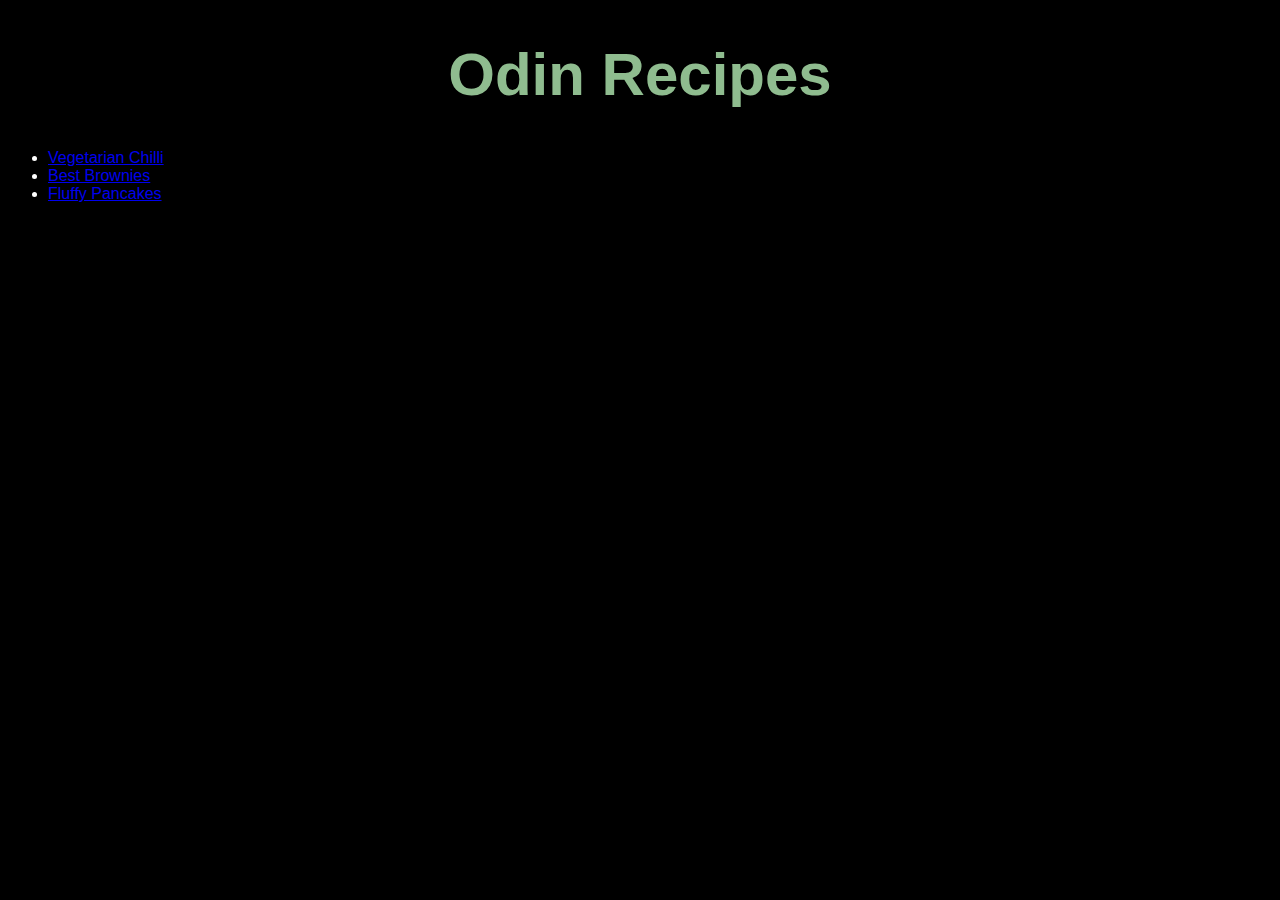
<file: index.html>
<!DOCTYPE html>
<html>
    <head lang="en">
        <meta charset="utf-8>">
        <title>Odin Recipes</title>
        <link rel="stylesheet" href="./css/styles.css"/>
    </head>
    <body>
        <h1>Odin Recipes</h1>
        <ul>
        <li><a href="./recipes/vegetarian-chilli.html">Vegetarian Chilli</a></li>
        <li><a href="./recipes/best-brownies.html">Best Brownies</a></li>     
        <li><a href="./recipes/fluffy-pancakes.html">Fluffy Pancakes</a></li>
        </ul>
    </body>
</html>
</file>
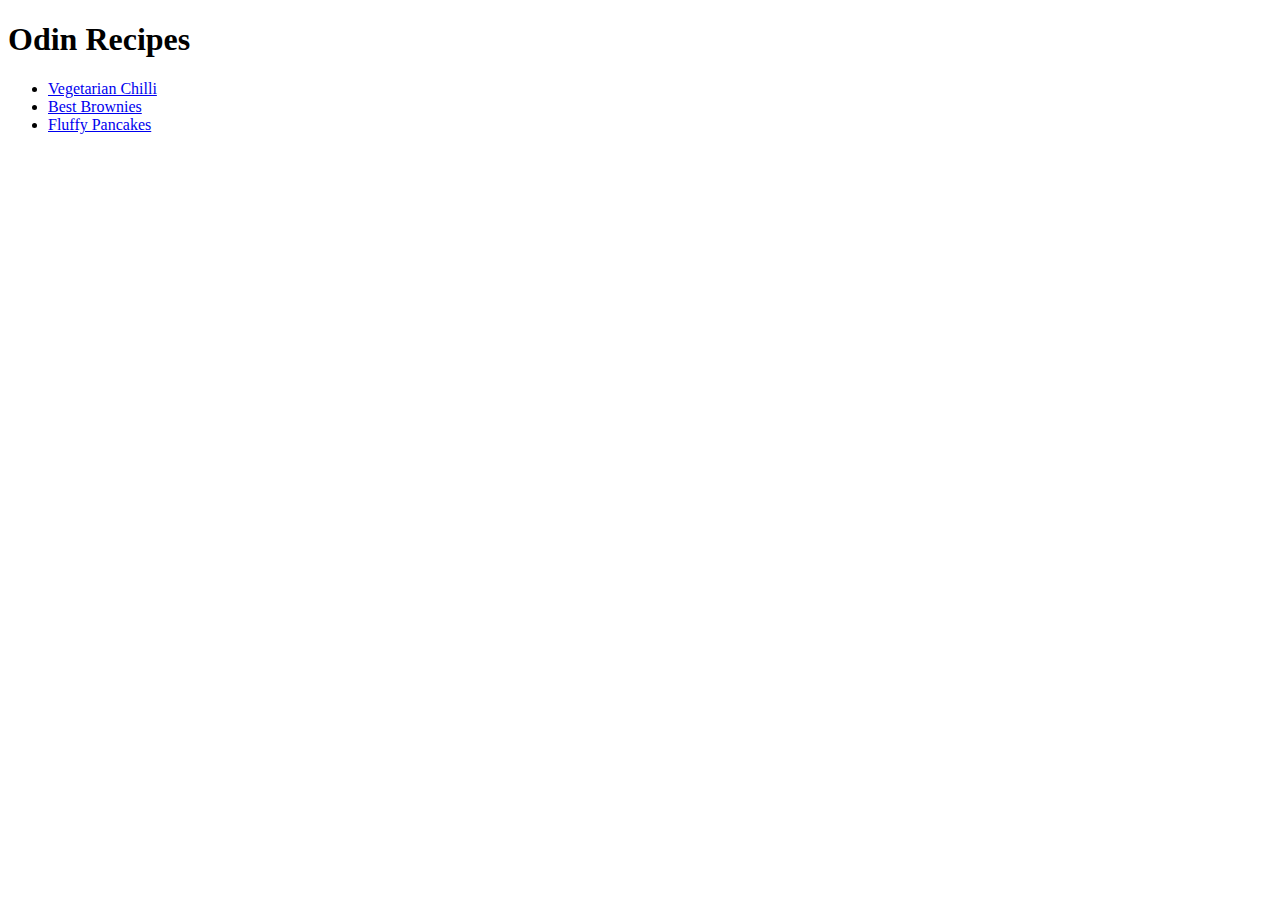
<file: odin-recipes/index.html>
<!DOCTYPE html>
<html>
    <head lang="en">
        <meta charset="utf-8>">
        <title>Odin Recipes</title>
    </head>
    <body>
        <h1>Odin Recipes</h1>
        <ul>
        <li><a href="./recipes/vegetarian-chilli.html">Vegetarian Chilli</a></li>
        <li><a href="./recipes/best-brownies.html">Best Brownies</a></li>     
        <li><a href="./recipes/fluffy-pancakes.html">Fluffy Pancakes</a></li>
        </ul>
    </body>
</html>
</file>
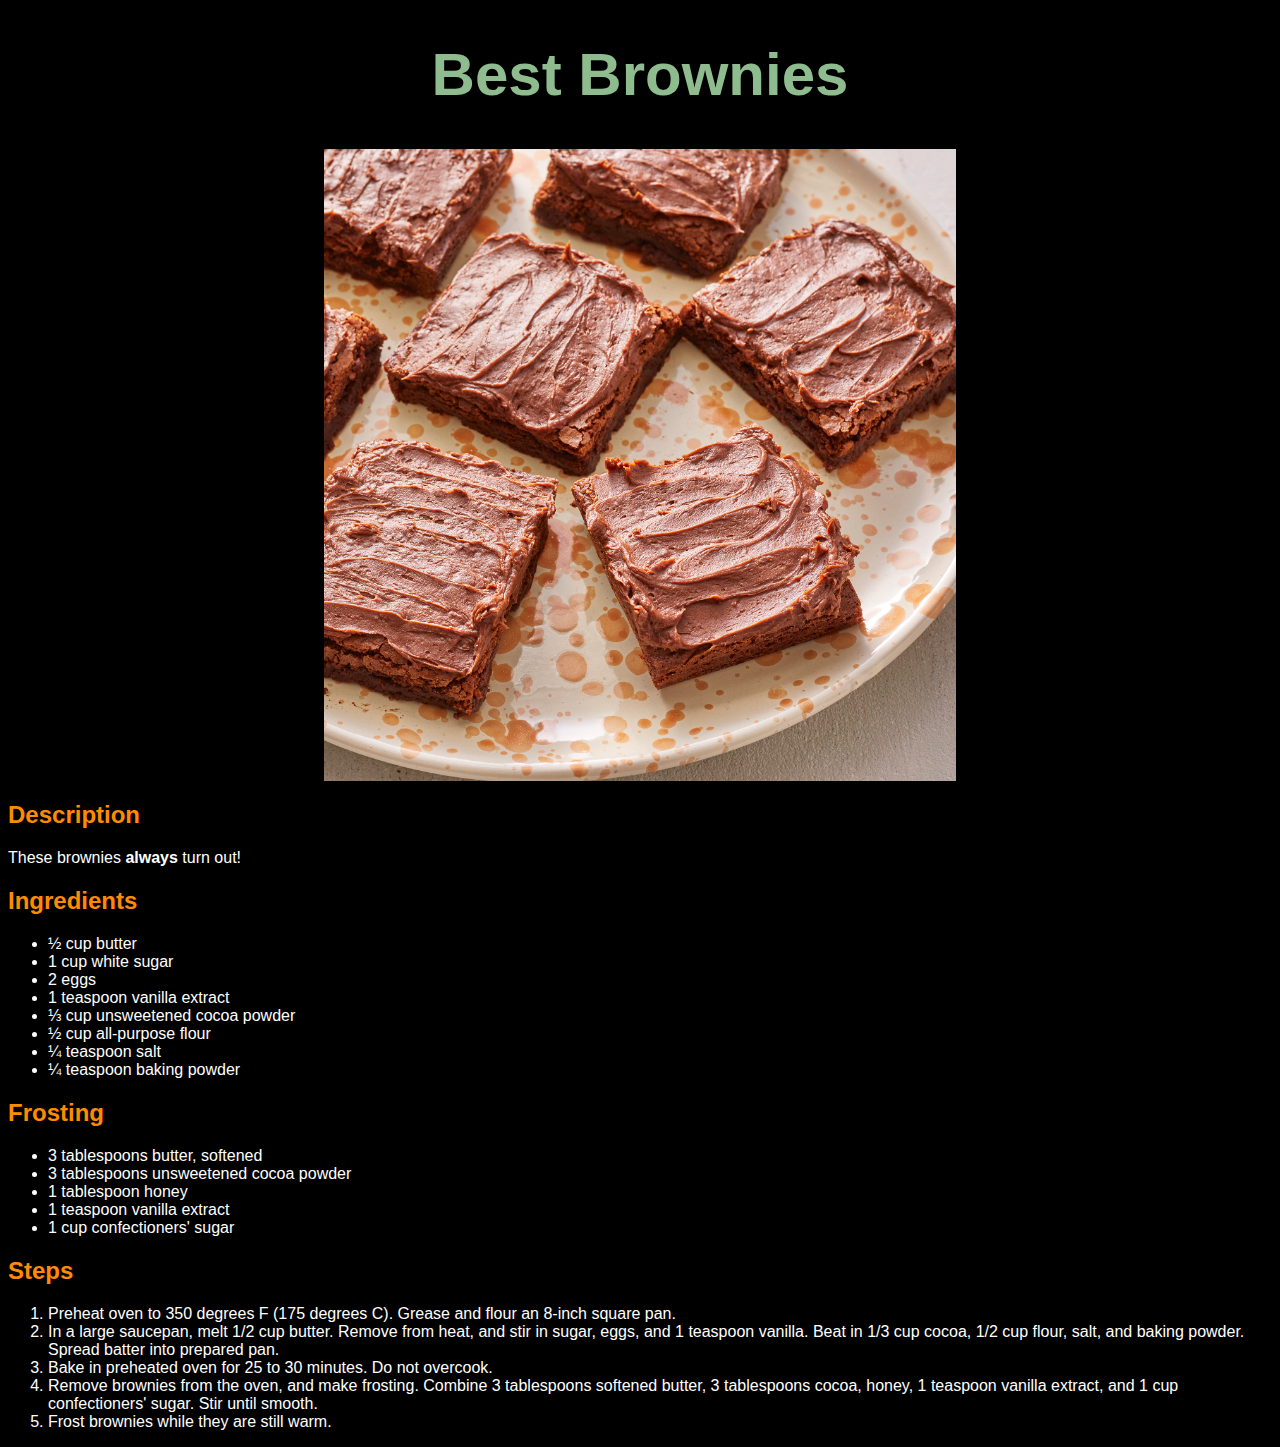
<file: recipes/best-brownies.html>
<!DOCTYPE html>
<html lang="en">
    <head>
        <meta charset="utf-8">
        <title>Best Brownies</title>
        <link rel="stylesheet" href="../css/styles.css"/>
    </head>
    <body>
        <h1>Best Brownies</h1>
        <img src="../images/brownies.jpeg" 
        alt="A white plate full of fresh brownies, covered in chocolate frosting.">
        
        <h2>Description</h2>
        <p>These brownies <strong>always</strong> turn out!</p>
    
        <h2>Ingredients</h2>
        <ul>
            <li>½ cup butter</li>
            <li>1 cup white sugar</li>
            <li>2 eggs</li>
            <li>1 teaspoon vanilla extract</li>
            <li>⅓ cup unsweetened cocoa powder</li>
            <li>½ cup all-purpose flour</li>
            <li>¼ teaspoon salt</li>
            <li>¼ teaspoon baking powder</li>
        </ul>
        <h2>Frosting</h2>
        <ul>
            <li>3 tablespoons butter, softened</li>
            <li>3 tablespoons unsweetened cocoa powder</li>
            <li>1 tablespoon honey</li>
            <li>1 teaspoon vanilla extract</li>
            <li>1 cup confectioners' sugar</li>
        </ul>

        <h2>Steps</h2>
        <ol>
            <li>Preheat oven to 350 degrees F (175 degrees C). Grease and flour an 8-inch square pan.</li>
            <li>In a large saucepan, melt 1/2 cup butter. Remove from heat, and stir in sugar, eggs, and 1 teaspoon vanilla. Beat in 1/3 cup cocoa, 1/2 cup flour, salt, and baking powder. Spread batter into prepared pan.</li>
            <li>Bake in preheated oven for 25 to 30 minutes. Do not overcook.</li>
            <li>Remove brownies from the oven, and make frosting. Combine 3 tablespoons softened butter, 3 tablespoons cocoa, honey, 1 teaspoon vanilla extract, and 1 cup confectioners' sugar. Stir until smooth.</li>
            <li>Frost brownies while they are still warm.</li>
        </ol>
    </body>
</html>
</file>
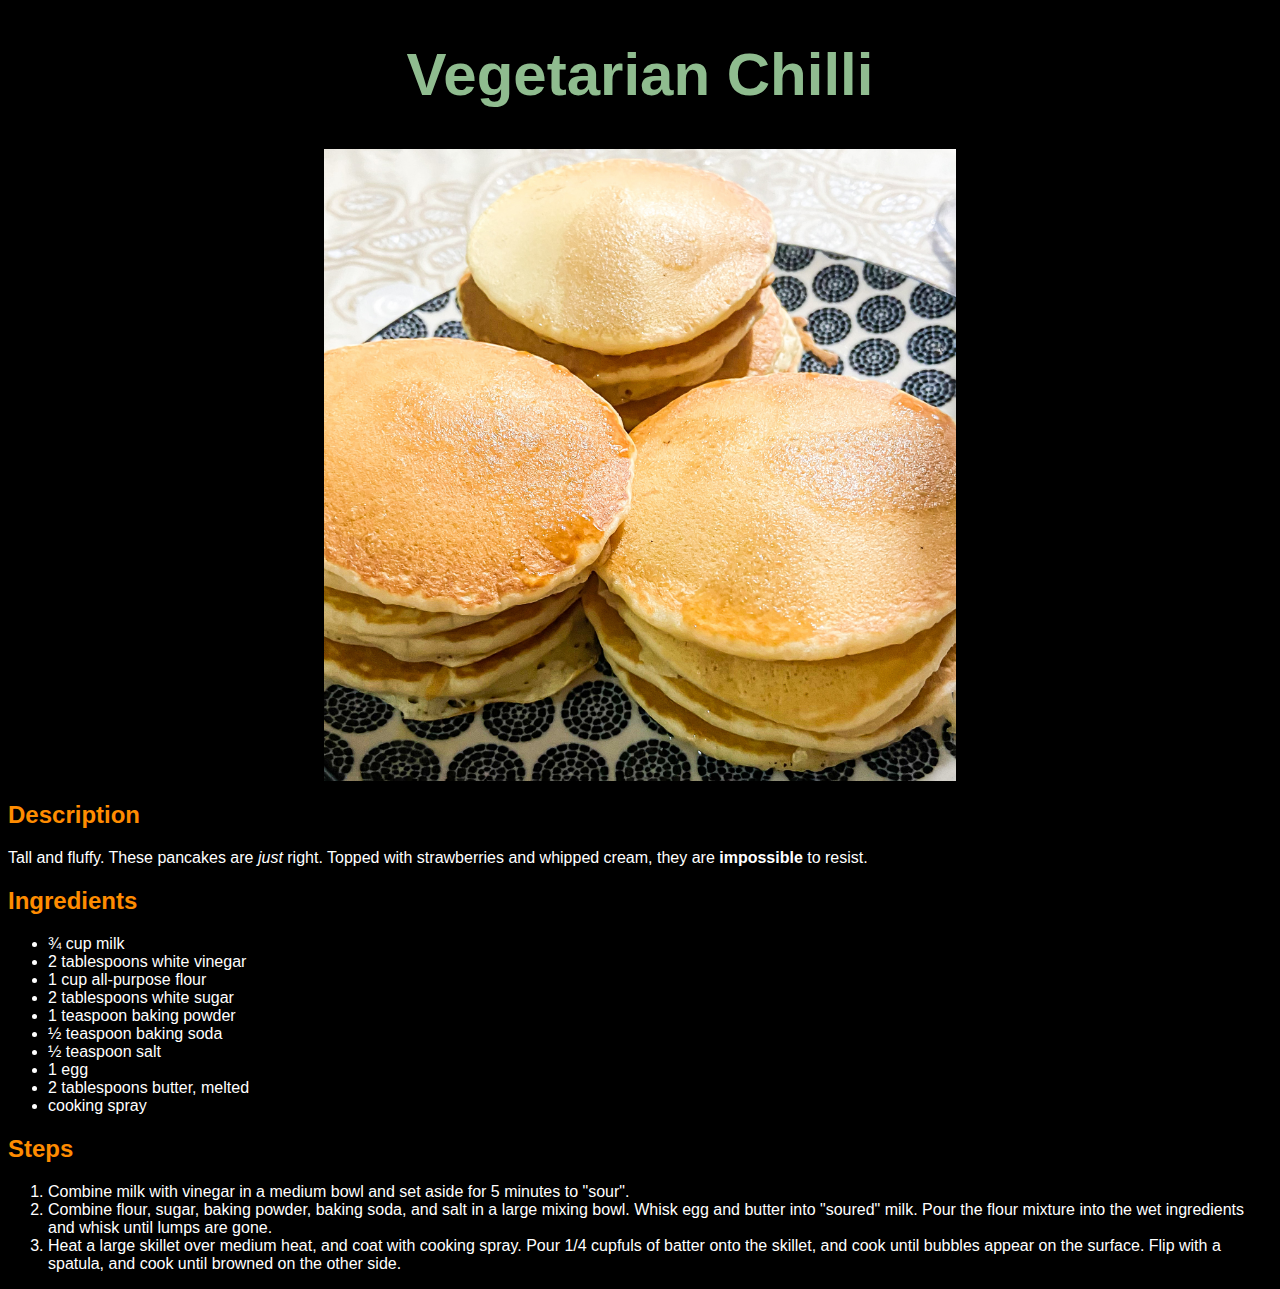
<file: recipes/fluffy-pancakes.html>
<!DOCTYPE html>
<html lang="en">
    <head>
        <meta charset="utf-8">
        <title>Vegetrian Chilli</title>
        <link rel="stylesheet" href="../css/styles.css"/>
    </head>
    <body>
        <h1>Vegetarian Chilli</h1>
        <img src="../images/pancakes.jpeg" 
        alt="A large blue and white plate with three stacks of golden brown, fluffy pancakes.">
        
        <h2>Description</h2>
        <p>Tall and fluffy. These pancakes are <em>just</em> right. Topped with strawberries and whipped cream, they are <strong>impossible</strong> to resist.</p>
    
        <h2>Ingredients</h2>
        <ul>
            <li>¾ cup milk</li>
            <li>2 tablespoons white vinegar</li>
            <li>1 cup all-purpose flour</li>
            <li>2 tablespoons white sugar</li>
            <li>1 teaspoon baking powder</li>
            <li>½ teaspoon baking soda</li>
            <li>½ teaspoon salt</li>
            <li>1 egg</li>
            <li>2 tablespoons butter, melted</li>
            <li>cooking spray</li>
        </ul>

        <h2>Steps</h2>
        <ol>
            <li>Combine milk with vinegar in a medium bowl and set aside for 5 minutes to "sour".</li>
            <li>Combine flour, sugar, baking powder, baking soda, and salt in a large mixing bowl. Whisk egg and butter into "soured" milk. Pour the flour mixture into the wet ingredients and whisk until lumps are gone.</li>
            <li>Heat a large skillet over medium heat, and coat with cooking spray. Pour 1/4 cupfuls of batter onto the skillet, and cook until bubbles appear on the surface. Flip with a spatula, and cook until browned on the other side.</li>
        </ol>
    </body>
</html>
</file>
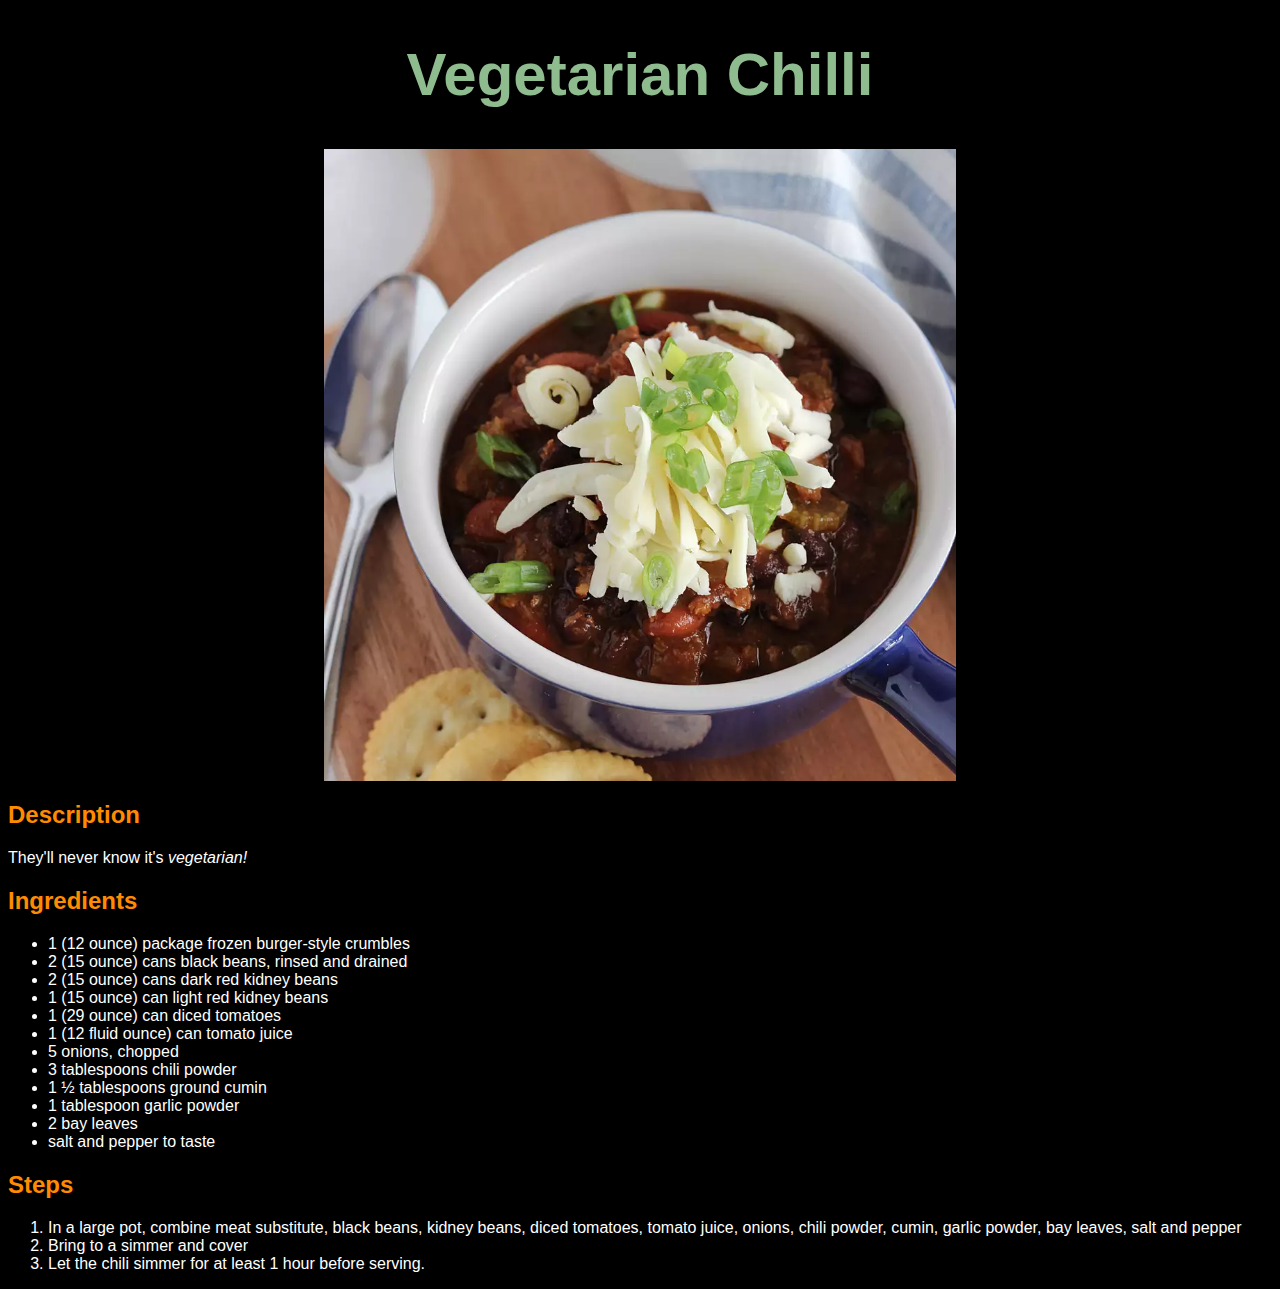
<file: recipes/vegetarian-chilli.html>
<!DOCTYPE html>
<html lang="en">
    <head>
        <meta charset="utf-8">
        <title>Vegetrian Chilli</title>
        <link rel="stylesheet" href="../css/styles.css"/>
    </head>
    <body>
        <h1>Vegetarian Chilli</h1>
        <img src="../images/Veg-Chilli.webp" 
        alt="A tasty vegetarian chilli dish inside a white serving bowl, topped with some grated mozzarella cheese and freshly cut green onions.">
        
        <h2>Description</h2>
        <p>They'll never know it's <em>vegetarian!</em></p>
    
        <h2>Ingredients</h2>
        <ul>
            <li>1 (12 ounce) package frozen burger-style crumbles</li>
            <li>2 (15 ounce) cans black beans, rinsed and drained</li>
            <li>2 (15 ounce) cans dark red kidney beans</li>
            <li>1 (15 ounce) can light red kidney beans</li>
            <li>1 (29 ounce) can diced tomatoes</li>
            <li>1 (12 fluid ounce) can tomato juice</li>
            <li>5 onions, chopped</li>
            <li>3 tablespoons chili powder</li>
            <li>1 ½ tablespoons ground cumin</li>
            <li>1 tablespoon garlic powder</li>
            <li>2 bay leaves</li>
            <li>salt and pepper to taste</li>
        </ul>

        <h2>Steps</h2>
        <ol>
            <li>In a large pot, combine meat substitute, black beans, kidney beans, diced tomatoes, tomato juice, onions, chili powder, cumin, garlic powder, bay leaves, salt and pepper</li>
            <li>Bring to a simmer and cover</li>
            <li>Let the chili simmer for at least 1 hour before serving.</li>
        </ol>
    </body>
</html>
</file>
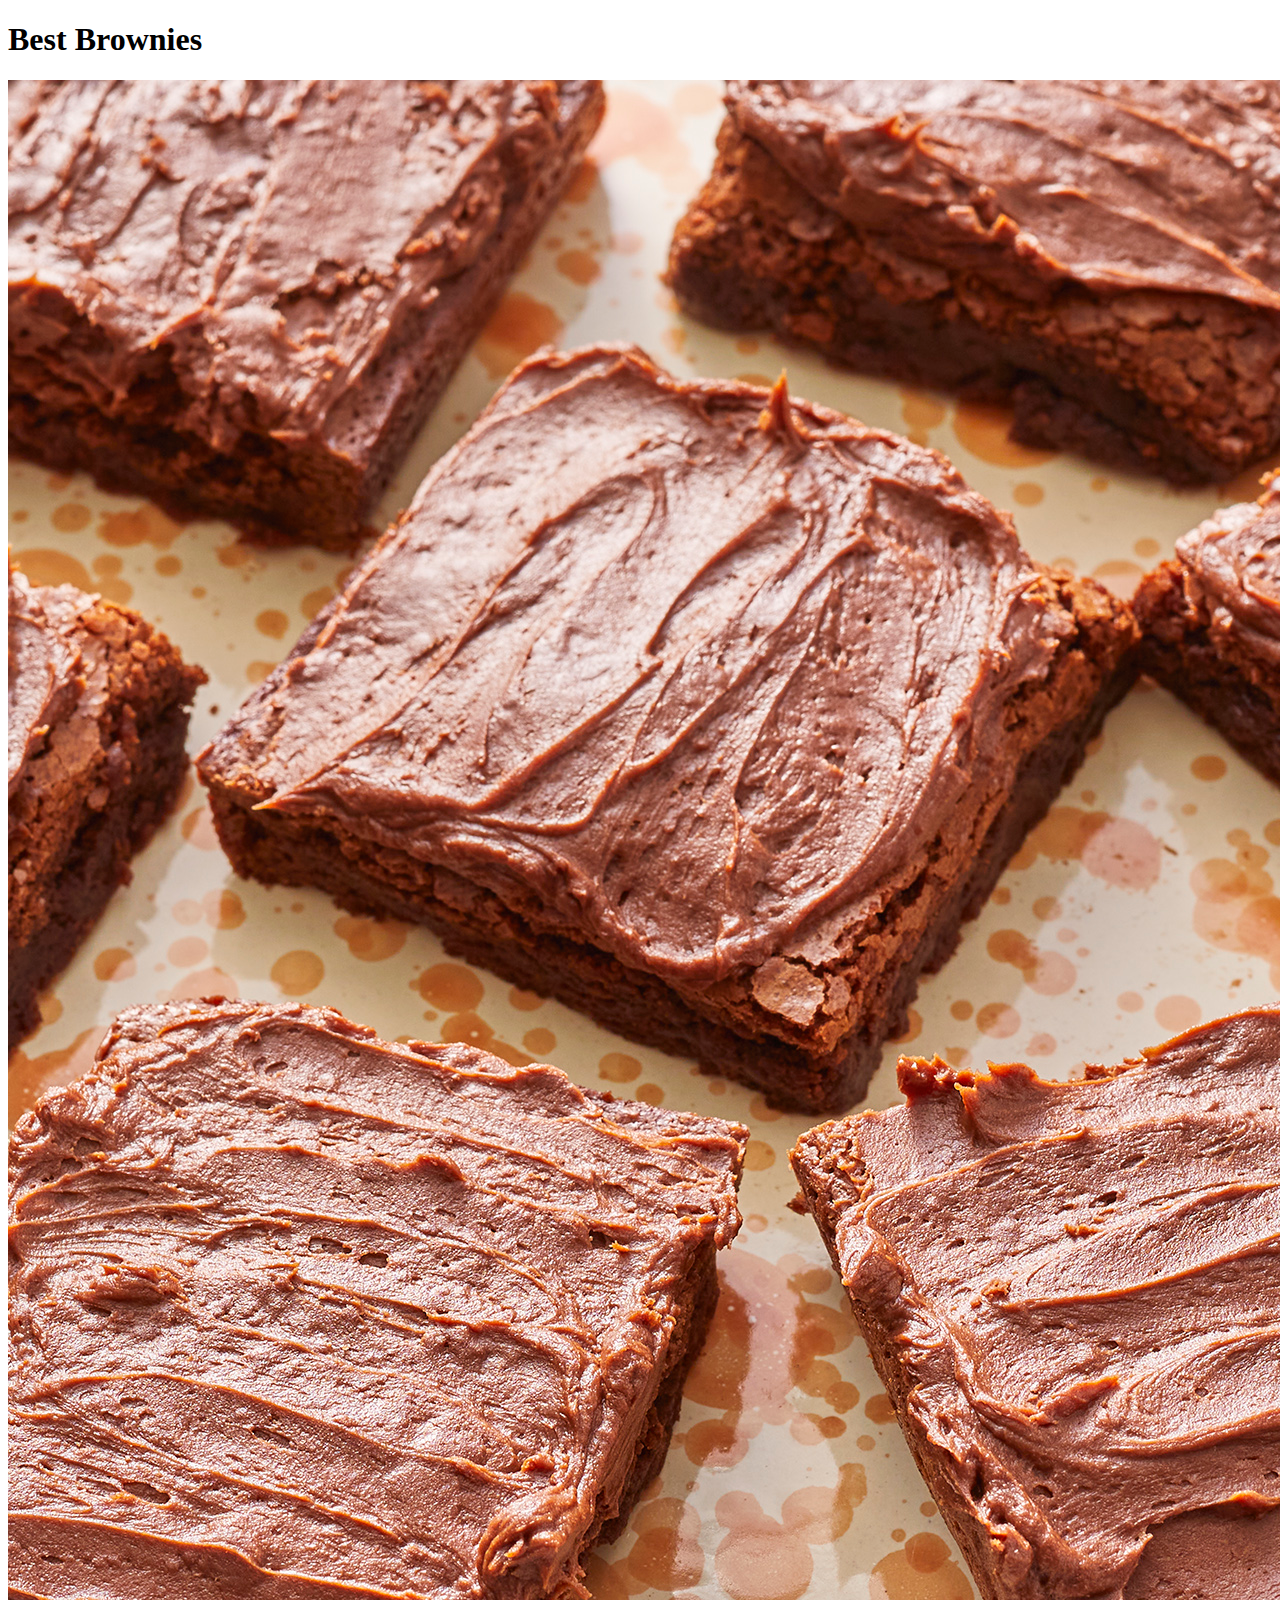
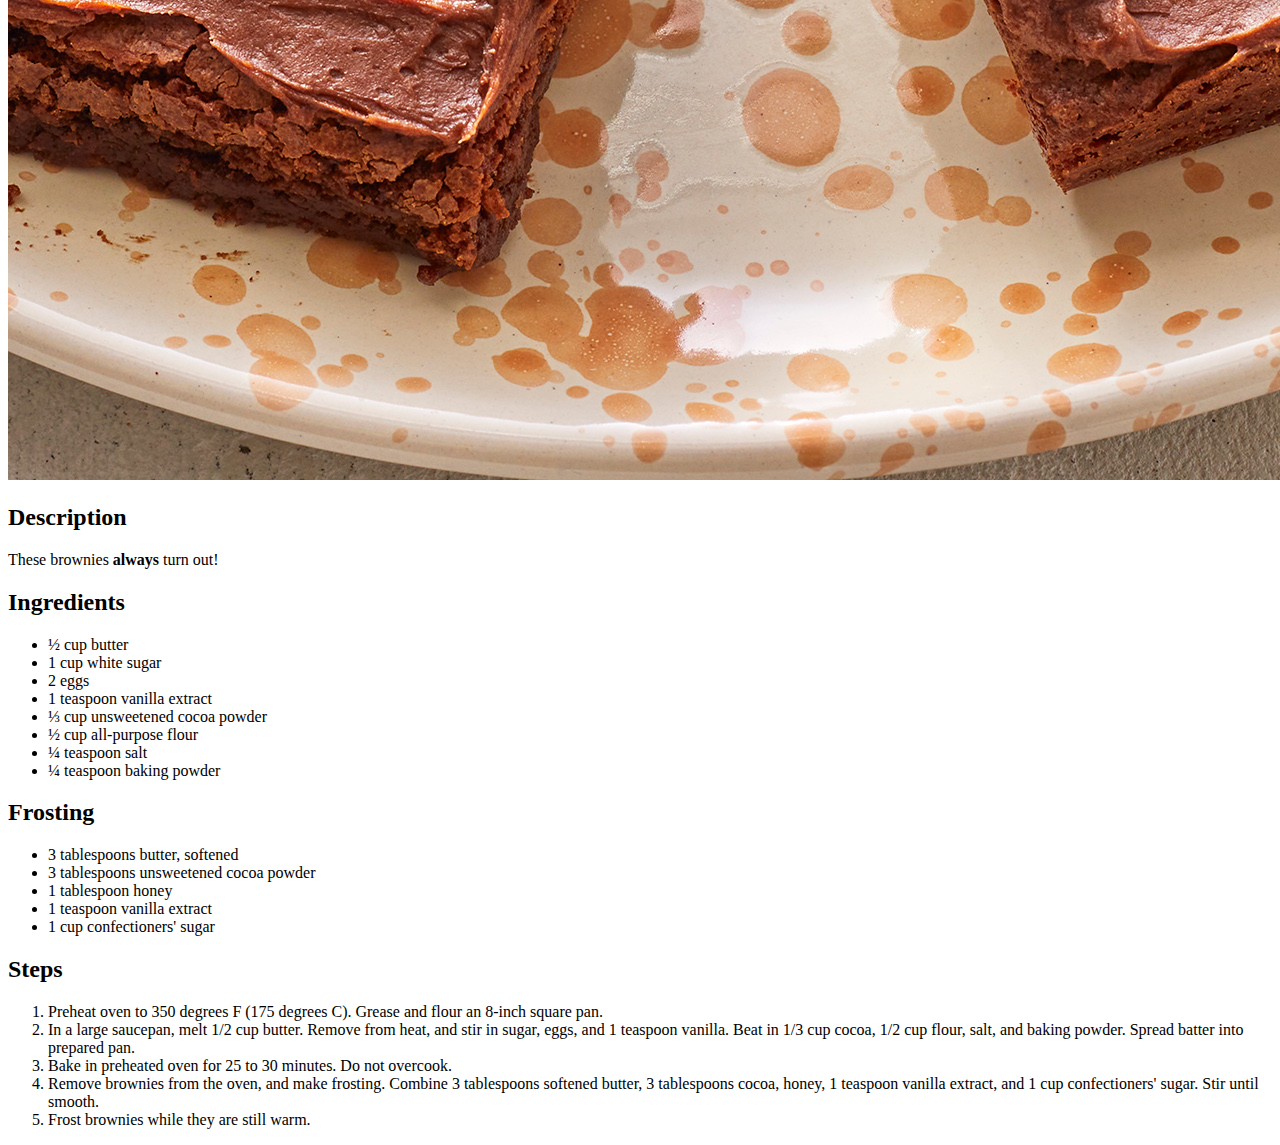
<file: odin-recipes/recipes/best-brownies.html>
<!DOCTYPE html>
<html lang="en">
    <head>
        <meta charset="utf-8">
        <title>Best Brownies</title>
    </head>
    <body>
        <h1>Best Brownies</h1>
        <img src="../images/brownies.jpeg" 
        alt="A white plate full of fresh brownies, covered in chocolate frosting.">
        
        <h2>Description</h2>
        <p>These brownies <strong>always</strong> turn out!</p>
    
        <h2>Ingredients</h2>
        <ul>
            <li>½ cup butter</li>
            <li>1 cup white sugar</li>
            <li>2 eggs</li>
            <li>1 teaspoon vanilla extract</li>
            <li>⅓ cup unsweetened cocoa powder</li>
            <li>½ cup all-purpose flour</li>
            <li>¼ teaspoon salt</li>
            <li>¼ teaspoon baking powder</li>
        </ul>
        <h2>Frosting</h2>
        <ul>
            <li>3 tablespoons butter, softened</li>
            <li>3 tablespoons unsweetened cocoa powder</li>
            <li>1 tablespoon honey</li>
            <li>1 teaspoon vanilla extract</li>
            <li>1 cup confectioners' sugar</li>
        </ul>

        <h2>Steps</h2>
        <ol>
            <li>Preheat oven to 350 degrees F (175 degrees C). Grease and flour an 8-inch square pan.</li>
            <li>In a large saucepan, melt 1/2 cup butter. Remove from heat, and stir in sugar, eggs, and 1 teaspoon vanilla. Beat in 1/3 cup cocoa, 1/2 cup flour, salt, and baking powder. Spread batter into prepared pan.</li>
            <li>Bake in preheated oven for 25 to 30 minutes. Do not overcook.</li>
            <li>Remove brownies from the oven, and make frosting. Combine 3 tablespoons softened butter, 3 tablespoons cocoa, honey, 1 teaspoon vanilla extract, and 1 cup confectioners' sugar. Stir until smooth.</li>
            <li>Frost brownies while they are still warm.</li>
        </ol>
    </body>
</html>
</file>
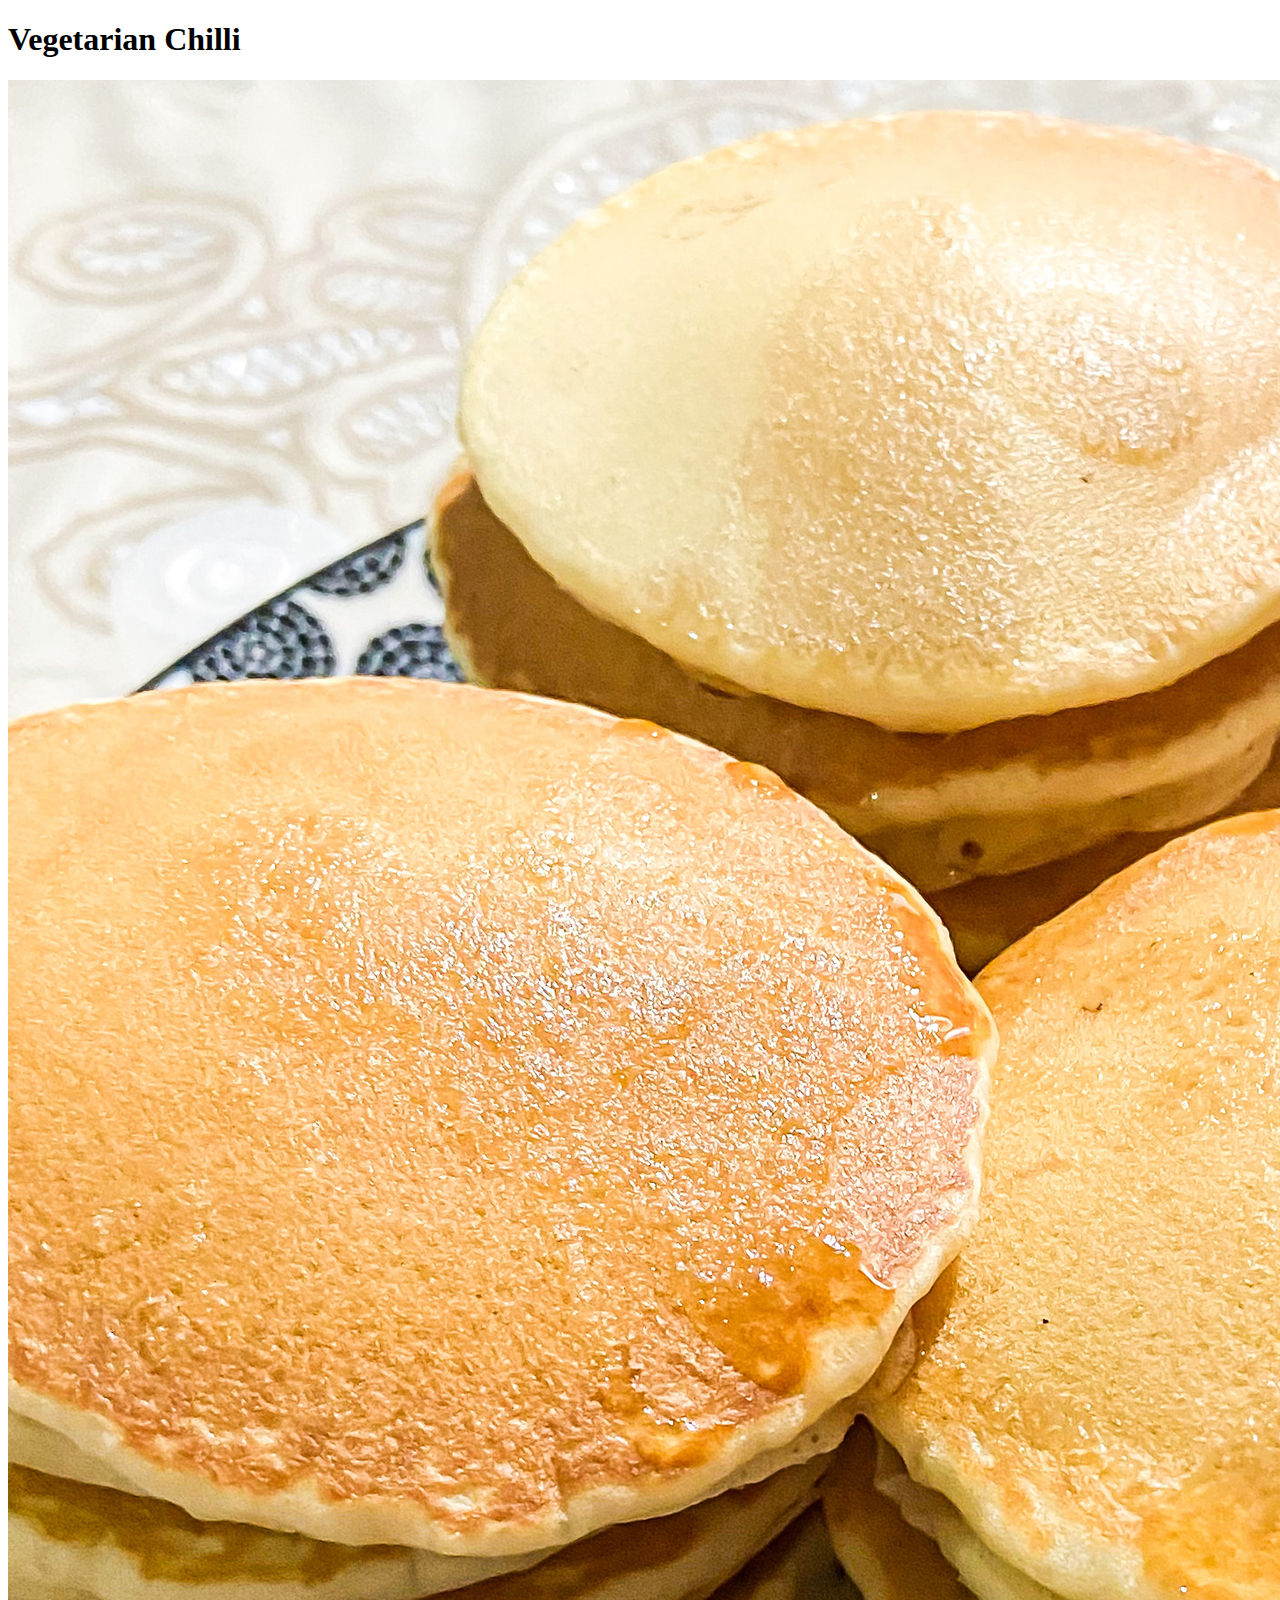
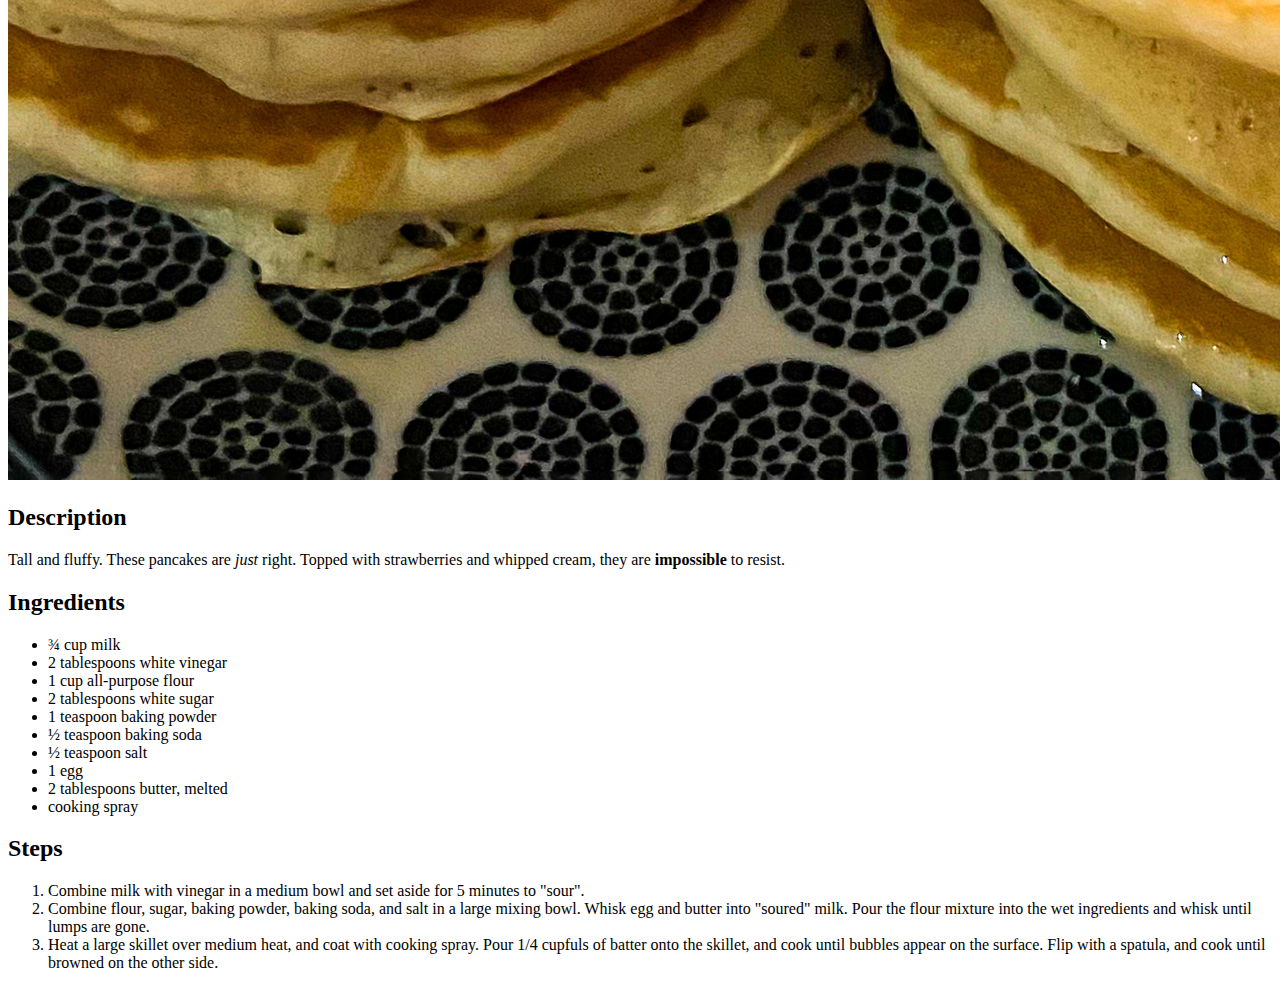
<file: odin-recipes/recipes/fluffy-pancakes.html>
<!DOCTYPE html>
<html lang="en">
    <head>
        <meta charset="utf-8">
        <title>Vegetrian Chilli</title>
    </head>
    <body>
        <h1>Vegetarian Chilli</h1>
        <img src="../images/pancakes.jpeg" 
        alt="A large blue and white plate with three stacks of golden brown, fluffy pancakes.">
        
        <h2>Description</h2>
        <p>Tall and fluffy. These pancakes are <em>just</em> right. Topped with strawberries and whipped cream, they are <strong>impossible</strong> to resist.</p>
    
        <h2>Ingredients</h2>
        <ul>
            <li>¾ cup milk</li>
            <li>2 tablespoons white vinegar</li>
            <li>1 cup all-purpose flour</li>
            <li>2 tablespoons white sugar</li>
            <li>1 teaspoon baking powder</li>
            <li>½ teaspoon baking soda</li>
            <li>½ teaspoon salt</li>
            <li>1 egg</li>
            <li>2 tablespoons butter, melted</li>
            <li>cooking spray</li>
        </ul>

        <h2>Steps</h2>
        <ol>
            <li>Combine milk with vinegar in a medium bowl and set aside for 5 minutes to "sour".</li>
            <li>Combine flour, sugar, baking powder, baking soda, and salt in a large mixing bowl. Whisk egg and butter into "soured" milk. Pour the flour mixture into the wet ingredients and whisk until lumps are gone.</li>
            <li>Heat a large skillet over medium heat, and coat with cooking spray. Pour 1/4 cupfuls of batter onto the skillet, and cook until bubbles appear on the surface. Flip with a spatula, and cook until browned on the other side.</li>
        </ol>
    </body>
</html>
</file>
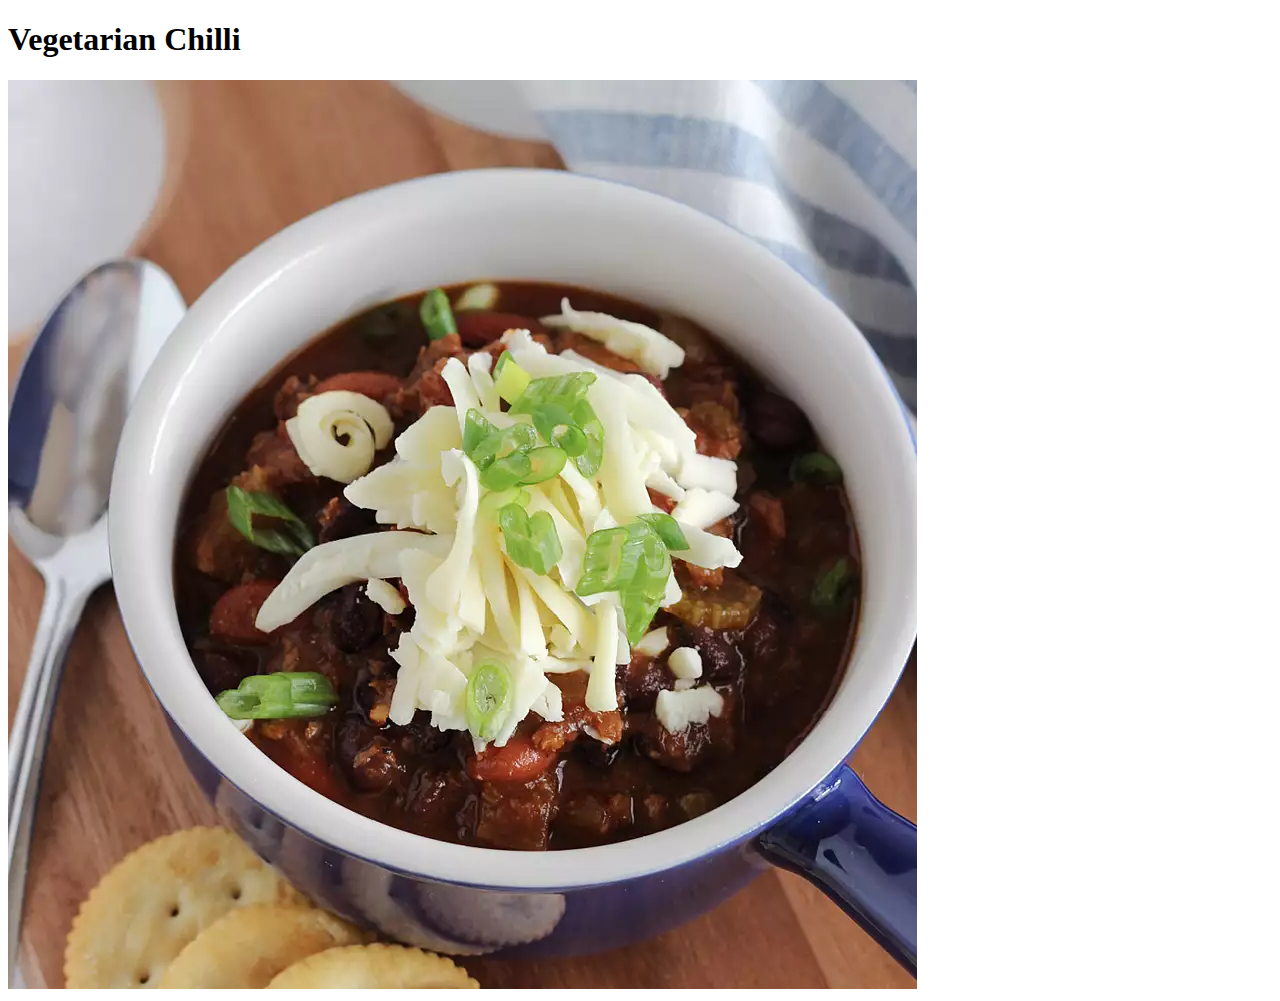
<file: odin-recipes/recipes/vegetarian-chilli.html>
<!DOCTYPE html>
<html lang="en">
    <head>
        <meta charset="utf-8">
        <title>Vegetrian Chilli</title>
    </head>
    <body>
        <h1>Vegetarian Chilli</h1>
        <img src="../images/Veg-Chilli.webp">
    </body>
</html>
</file>
<file: css/styles.css>
body {
    background-color: black;
    color: white;
    font-family: sans-serif;
}

h1 {
    text-align: center;
    font-weight: 900;
    font-size: 60px;
    color: darkseagreen;
}

img {
    display: block;
    height: auto;
    width: 50%;
    margin-left: auto;
    margin-right: auto;
    
}

h2 {
    color: darkorange;
}
</file>
